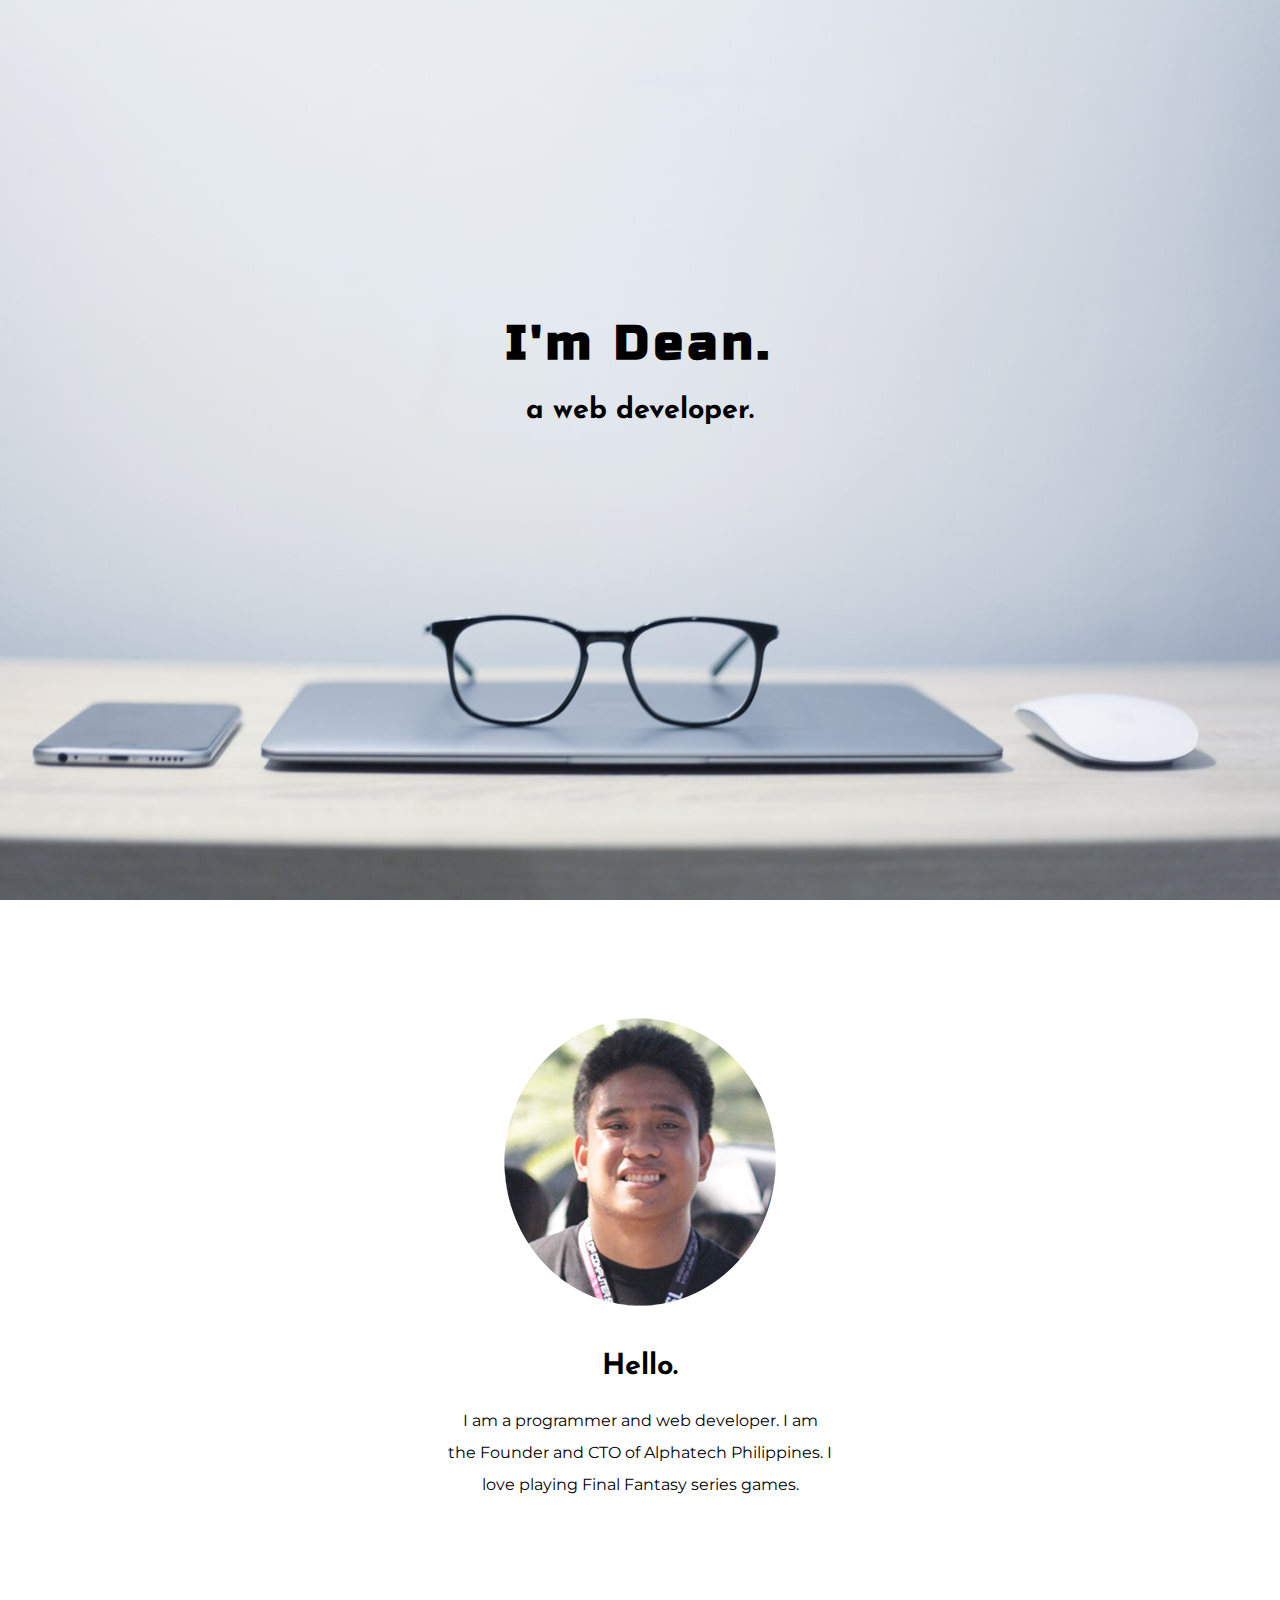
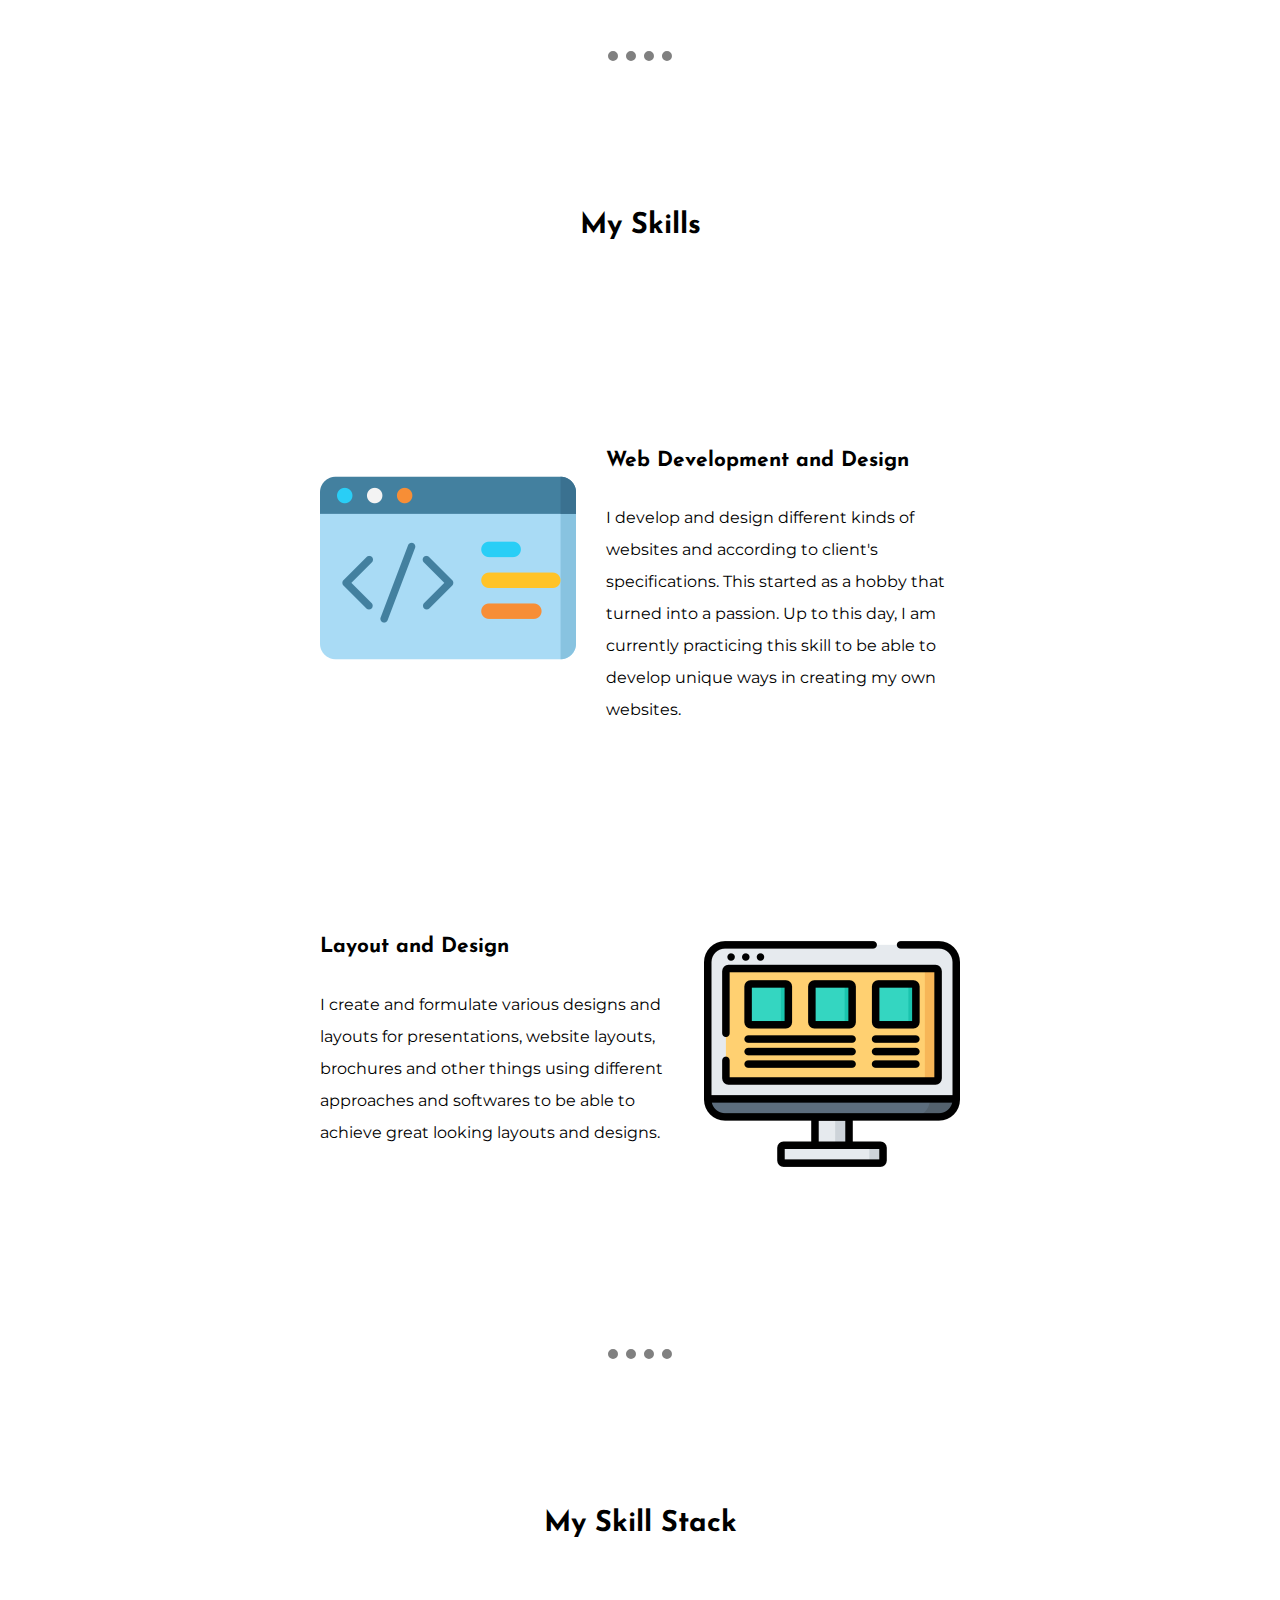
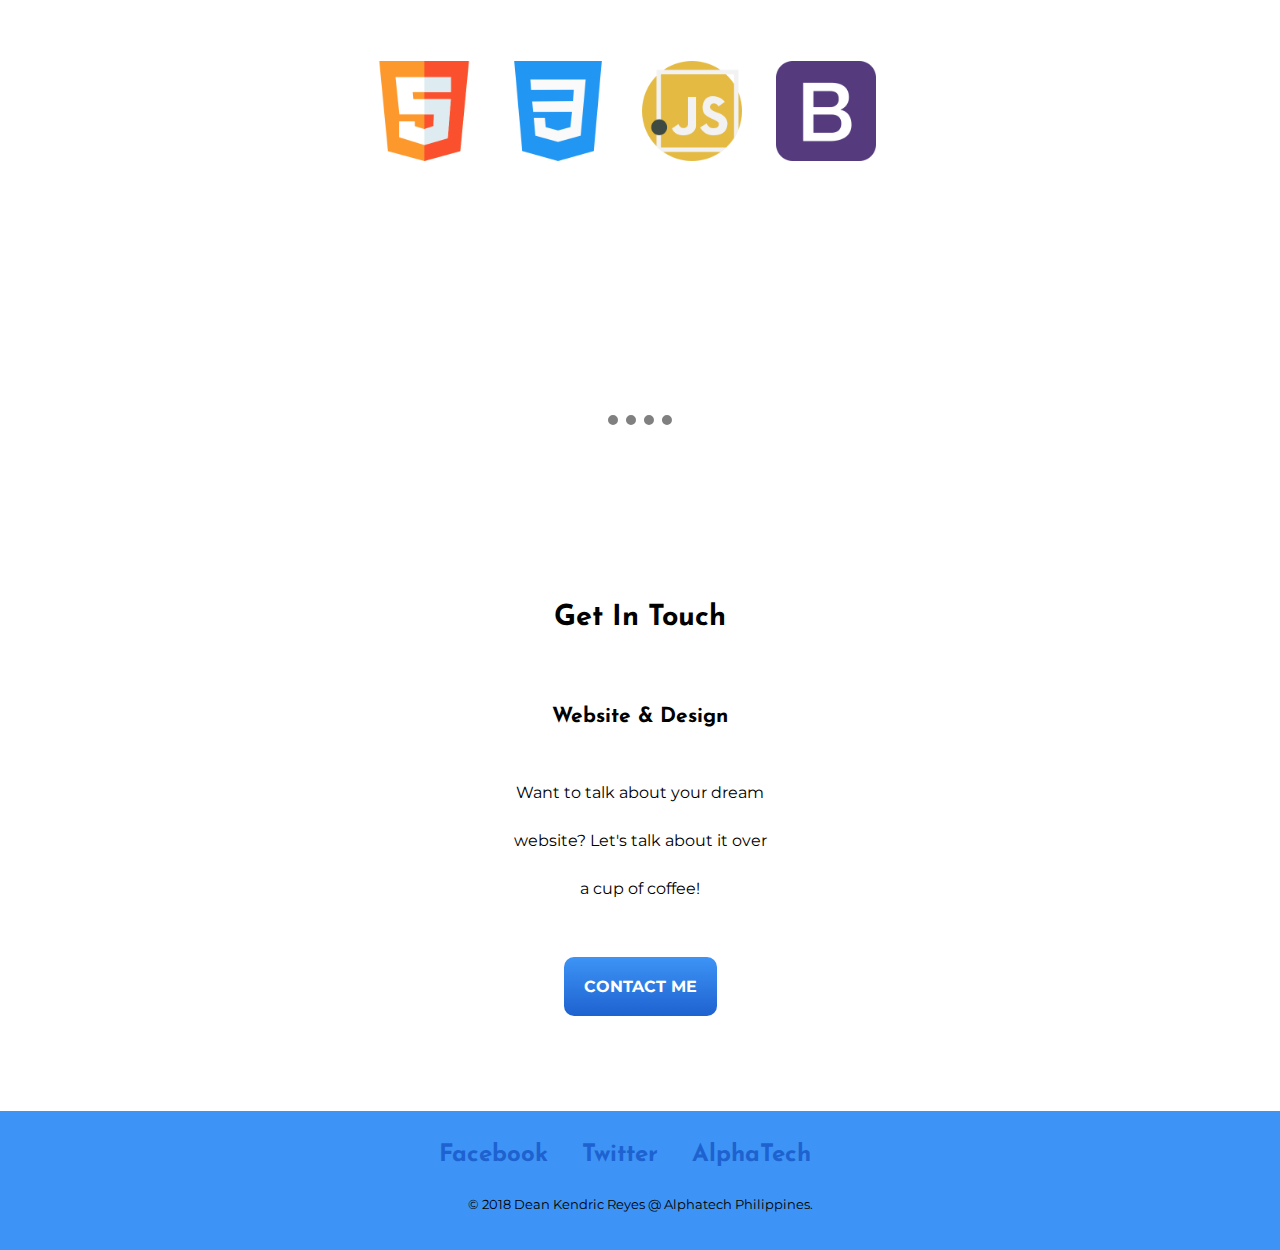
<file: index.html>
<!DOCTYPE html>
<html>
  <head>
    <meta charset="utf-8">
    <title>Dean Reyes</title>
    <link rel="stylesheet" href="styles.css">
    <link rel="icon" href="images/logo.png" type="image/x-icon">
    <link href="https://fonts.googleapis.com/css2?family=Josefin+Sans&family=Montserrat&family=Russo+One&display=swap" rel="stylesheet">
  </head>
  <body>

    <div class="topContainer">
      <div class="heading">
        <h1>I'm Dean.</h1>
        <h2>a web developer.</h2>
      </div>
    </div>

    <div class="midContainer">
      <div class="profile">
        <img src="images/dean.png" alt="dean-reyes-picture">
        <h2>Hello.</h2>
        <p class="profileText">I am a programmer and web developer. I am the Founder and CTO of Alphatech Philippines. I love playing Final Fantasy series games.</p>
      </div>

      <hr>

      <div class="mySkills">
        <h2>My Skills</h2>
        <div class="skillRow">
          <img class="webDev" src="images/code.png" alt="web-development">
          <h3>Web Development and Design</h3>
          <p>I develop and design different kinds of websites and according to client's specifications. This started as a hobby that turned into a passion.
          Up to this day, I am currently practicing this skill to be able to develop unique ways in creating my own websites.</p>
        </div>

        <div class="skillRow">
          <img class="layout" src="images/layout.png" alt="layouting-picture">
          <h3>Layout and Design</h3>
          <p>I create and formulate various designs and layouts for presentations, website layouts, brochures and other things using different approaches and softwares
            to be able to achieve great looking layouts and designs.</p>
        </div>
      </div>

      <hr>

      <div class="stackSet">
        <h2>My Skill Stack</h2>
        <img src="images/html5.png" alt="html5-picture">
        <img src="images/css.png" alt="css3-picture">
        <img src="images/javascript.png" alt="javacript-picture">
        <img src="images/bootstrap.png" alt="bootstrap-picture">
      </div>

      <hr>

      <div class="contactMe">
        <h2>Get In Touch</h2>
        <h3>Website & Design</h3>
        <p class="contactText">Want to talk about your dream website? Let's talk about it over a cup of coffee!</p>
        <a class="btn" href="dnkndrcrys@gmail.com">CONTACT ME</a>
      </div>
    </div>

    <div class="bottomContainer">
      <a href="https://www.facebook.com/dkcreyes10/" class="footerLink">Facebook</a>
      <a href="https://twitter.com/dnkndrcrys" class="footerLink">Twitter</a>
      <a href="https://alphatechphil.com/" class="footerLink">AlphaTech</a>
      <p class="copyright">© 2018 Dean Kendric Reyes @ Alphatech Philippines.</p>
    </div>

  </body>
</html>
</file>
<file: styles.css>
body {
  font-family: 'Montserrat', sans-serif;
  margin: 0;
  text-align: center;
}

h1 {
  font-family: 'Russo One', sans-serif;
  font-size: 3rem;
  letter-spacing: 5px;
  margin: 0;
}

h2 {
  font-family: 'Josefin Sans', sans-serif;
  font-size: 1.8rem;
}

h3 {
  font-family: 'Josefin Sans', sans-serif;
  font-size: 1.3rem;
}

p {
  font-size: 1rem;
}

a {
  font-family: 'Josefin Sans', sans-serif;
}

hr {
  border: none;
  border-top: dotted;
  border-width: 10px;
  margin: 150px auto;
  width: 5%;
}

.topContainer {
  background: url('images/topbg.jpg');
  background-position: center;
  background-repeat: no-repeat;
  background-size: cover;
  height: 100vh;
}

.heading {
  position: relative;
  top: 35%;
}

.midContainer {
  margin: 100px auto;
}

.profileText {
  line-height: 2;
  margin: 20px auto;
  width: 30%;
}

.skillRow {
  line-height: 2;
  margin: 200px auto;
  text-align: left;
  width: 50%;
}

.webDev {
  margin-right: 30px;
  float: left;
}

.layout {
  margin-left: 30px;
  float: right;
}

.stackSet img {
  width: 100px;
  margin: 100px 30px 100px auto;
}

.contactMe {
  line-height: 3;
  margin: auto;
  width: 20%;
}

.contactText {
  margin-bottom: 50px;
}

.btn {
  background: linear-gradient(to bottom, #3D94F6, #1E62D0);
  border-radius: 10px;
  color: #FFFFFF;
  font-family: 'Montserrat', sans-serif;
  font-weight: 700;
  padding: 20px;
  text-decoration: none;
}

.btn:hover {
  background: #ffffff;
  border: solid #1E62D0;
  color: #3D94F6;
}

.bottomContainer {
  background-color: #3D94F6;
  line-height: 2;
  padding: 20px 0;
}

.footerLink {
  color: #1E62D0;
  font-weight: 700;
  font-size: 1.5rem;
  margin-right: 30px;
  text-decoration: none;
}

.footerLink:hover {
  color: #FFFFFF;
}

.copyright {
  font-size: 0.8rem;
}
</file>
